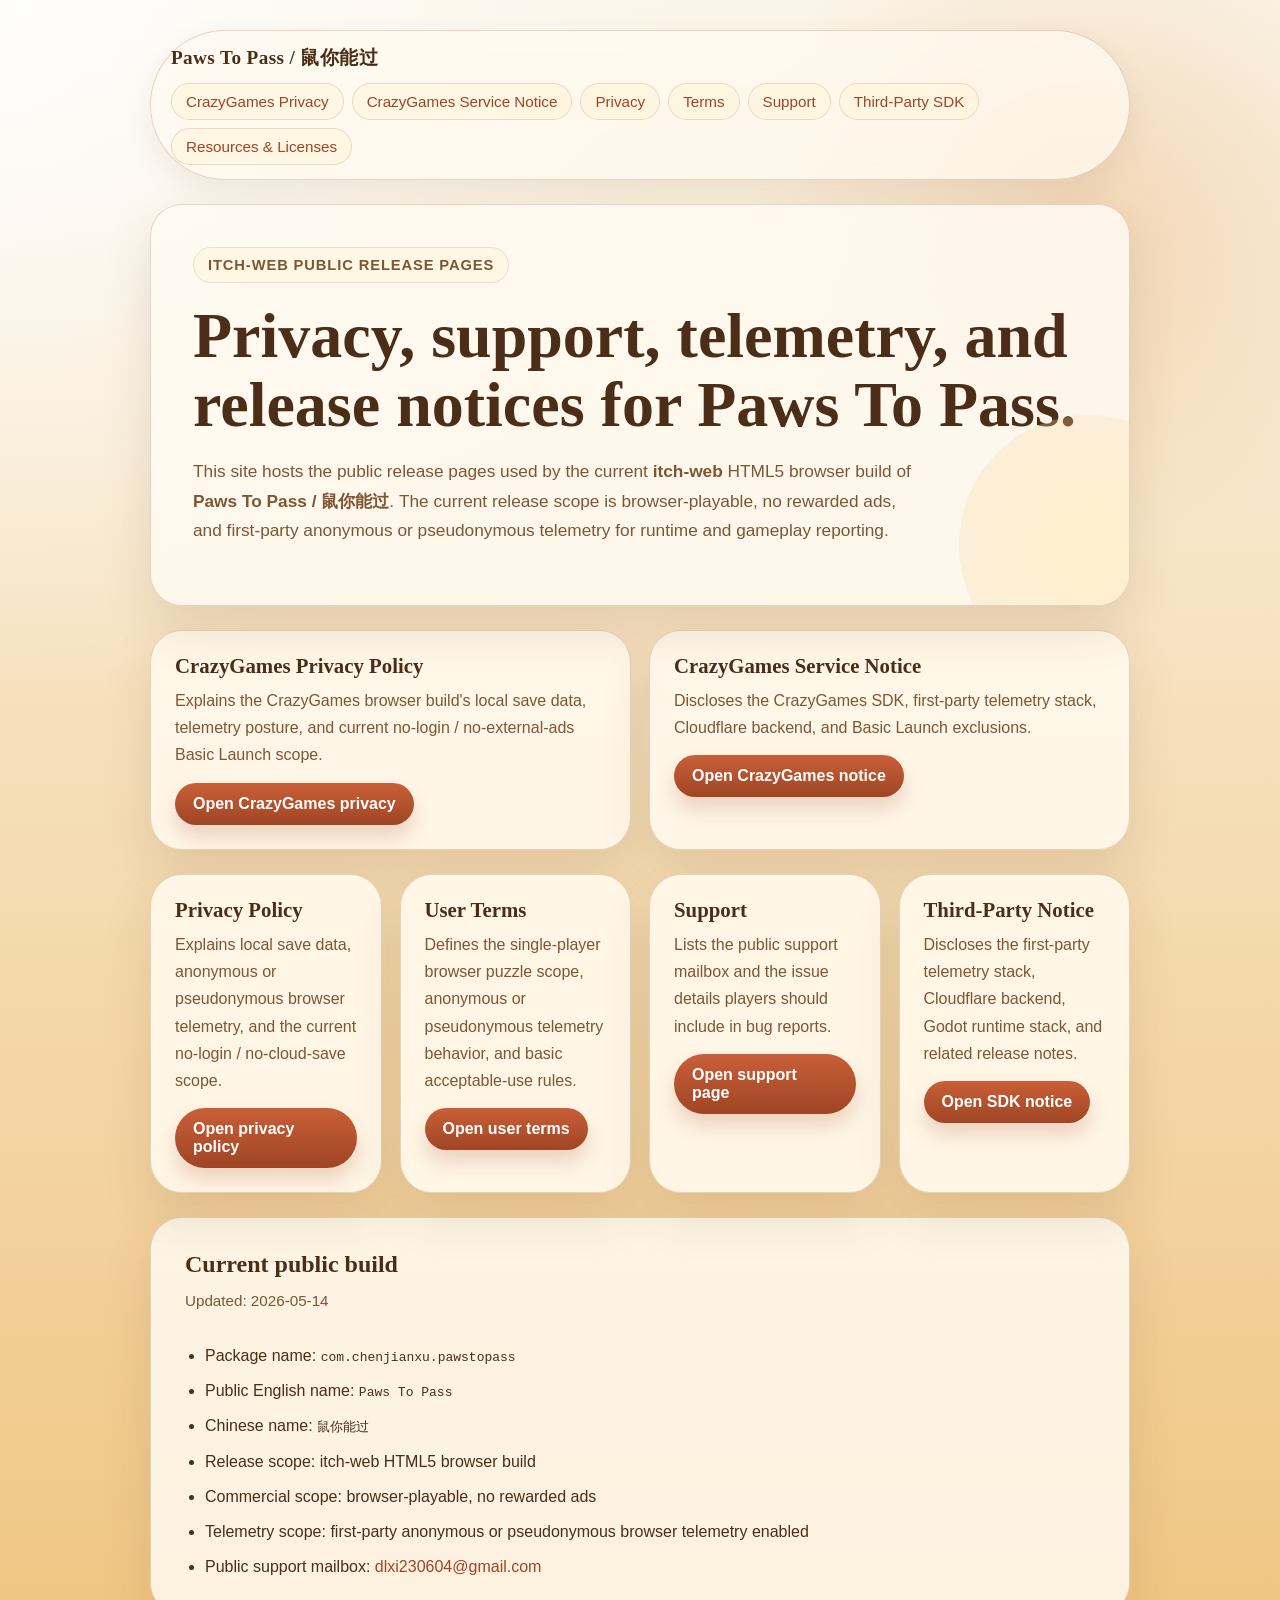
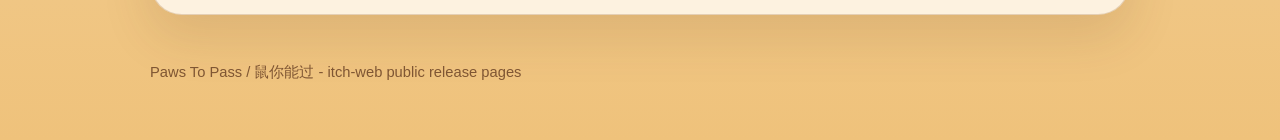
<file: index.html>
﻿<!doctype html>
<html lang="en">
<head>
  <meta charset="utf-8">
  <meta name="viewport" content="width=device-width, initial-scale=1">
  <title>Paws To Pass - Privacy & Support</title>
  <link rel="stylesheet" href="styles.css">
</head>
<body>
  <main class="page">
    <header class="topbar">
      <div class="brand">Paws To Pass / 鼠你能过</div>
      <nav class="nav">
        <a href="crazygames-privacy-policy.html">CrazyGames Privacy</a>
        <a href="crazygames-third-party-sdk.html">CrazyGames Service Notice</a>
        <a href="privacy-policy.html">Privacy</a>
        <a href="terms.html">Terms</a>
        <a href="support.html">Support</a>
        <a href="third-party-sdk.html">Third-Party SDK</a>
        <a href="resources-licenses.html">Resources & Licenses</a>
      </nav>
    </header>

    <section class="hero">
      <div class="kicker">itch-web public release pages</div>
      <h1>Privacy, support, telemetry, and release notices for Paws To Pass.</h1>
      <p class="lede">This site hosts the public release pages used by the current <strong>itch-web</strong> HTML5 browser build of <strong>Paws To Pass / 鼠你能过</strong>. The current release scope is browser-playable, no rewarded ads, and first-party anonymous or pseudonymous telemetry for runtime and gameplay reporting.</p>
    </section>

    <section class="grid">
      <article class="card">
        <h3>CrazyGames Privacy Policy</h3>
        <p>Explains the CrazyGames browser build's local save data, telemetry posture, and current no-login / no-external-ads Basic Launch scope.</p>
        <a class="button" href="crazygames-privacy-policy.html">Open CrazyGames privacy</a>
      </article>
      <article class="card">
        <h3>CrazyGames Service Notice</h3>
        <p>Discloses the CrazyGames SDK, first-party telemetry stack, Cloudflare backend, and Basic Launch exclusions.</p>
        <a class="button" href="crazygames-third-party-sdk.html">Open CrazyGames notice</a>
      </article>
    </section>

    <section class="grid">
      <article class="card">
        <h3>Privacy Policy</h3>
        <p>Explains local save data, anonymous or pseudonymous browser telemetry, and the current no-login / no-cloud-save scope.</p>
        <a class="button" href="privacy-policy.html">Open privacy policy</a>
      </article>
      <article class="card">
        <h3>User Terms</h3>
        <p>Defines the single-player browser puzzle scope, anonymous or pseudonymous telemetry behavior, and basic acceptable-use rules.</p>
        <a class="button" href="terms.html">Open user terms</a>
      </article>
      <article class="card">
        <h3>Support</h3>
        <p>Lists the public support mailbox and the issue details players should include in bug reports.</p>
        <a class="button" href="support.html">Open support page</a>
      </article>
      <article class="card">
        <h3>Third-Party Notice</h3>
        <p>Discloses the first-party telemetry stack, Cloudflare backend, Godot runtime stack, and related release notes.</p>
        <a class="button" href="third-party-sdk.html">Open SDK notice</a>
      </article>
    </section>

    <article class="article">
      <h2>Current public build</h2>
      <p class="meta">Updated: 2026-05-14</p>
      <div class="section">
        <ul>
          <li>Package name: <code>com.chenjianxu.pawstopass</code></li>
          <li>Public English name: <code>Paws To Pass</code></li>
          <li>Chinese name: <code>鼠你能过</code></li>
          <li>Release scope: itch-web HTML5 browser build</li>
          <li>Commercial scope: browser-playable, no rewarded ads</li>
          <li>Telemetry scope: first-party anonymous or pseudonymous browser telemetry enabled</li>
          <li>Public support mailbox: <a href="mailto:dlxi230604@gmail.com">dlxi230604@gmail.com</a></li>
        </ul>
      </div>
    </article>

    <footer class="footer">Paws To Pass / 鼠你能过 - itch-web public release pages</footer>
  </main>
</body>
</html>
</file>
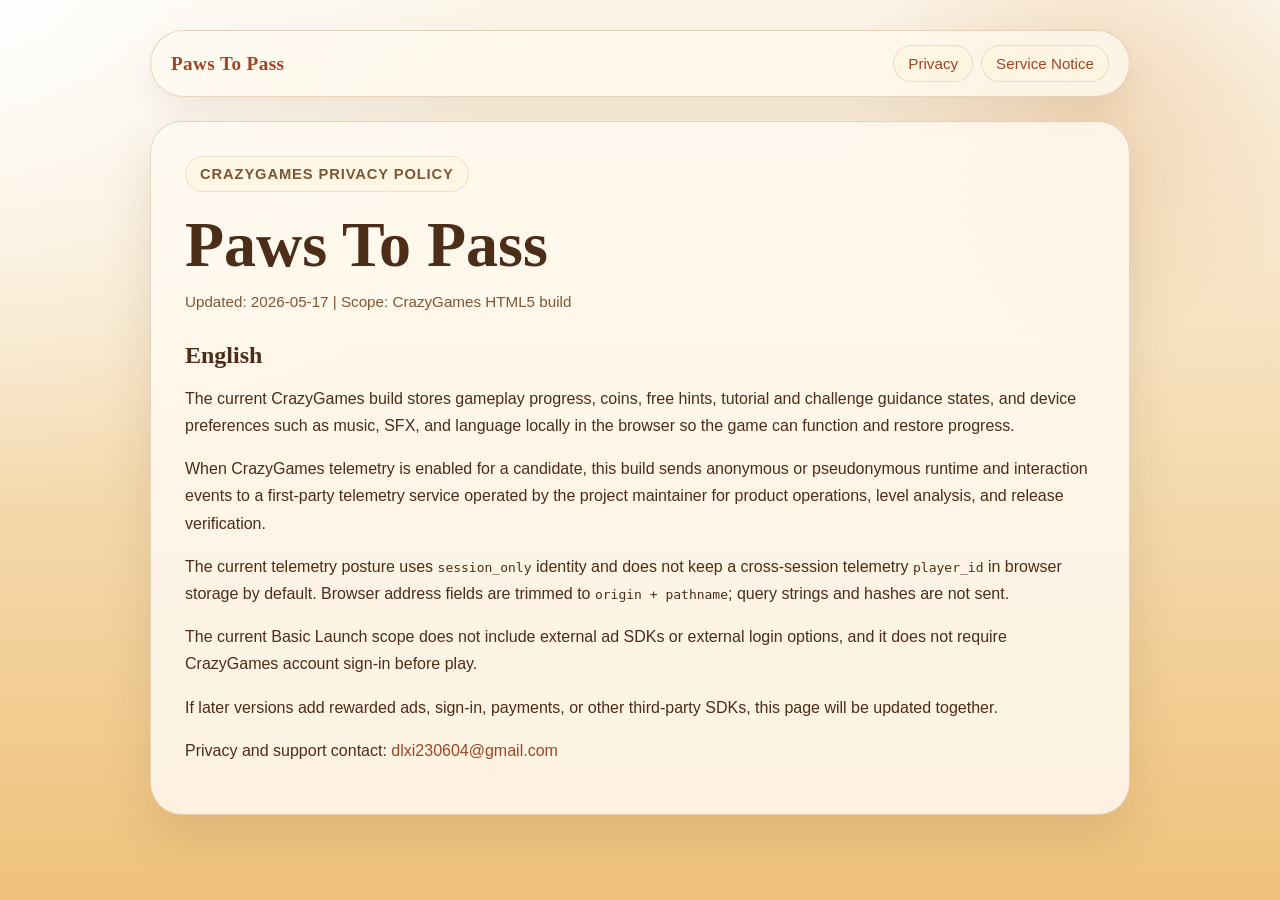
<file: crazygames-privacy-policy.html>
<!doctype html>
<html lang="en">
<head>
  <meta charset="utf-8">
  <meta name="viewport" content="width=device-width, initial-scale=1">
  <title>Paws To Pass - CrazyGames Privacy Policy</title>
  <link rel="stylesheet" href="styles.css">
</head>
<body>
  <main class="page">
    <header class="topbar">
      <div class="brand"><a href="index.html">Paws To Pass</a></div>
      <nav class="nav">
        <a href="crazygames-privacy-policy.html">Privacy</a>
        <a href="crazygames-third-party-sdk.html">Service Notice</a>
      </nav>
    </header>
    <article class="article">
      <div class="kicker">CrazyGames Privacy Policy</div>
      <h1>Paws To Pass</h1>
      <p class="meta">Updated: 2026-05-17 | Scope: CrazyGames HTML5 build</p>

      <section class="section">
        <h2>English</h2>
        <p>The current CrazyGames build stores gameplay progress, coins, free hints, tutorial and challenge guidance states, and device preferences such as music, SFX, and language locally in the browser so the game can function and restore progress.</p>
        <p>When CrazyGames telemetry is enabled for a candidate, this build sends anonymous or pseudonymous runtime and interaction events to a first-party telemetry service operated by the project maintainer for product operations, level analysis, and release verification.</p>
        <p>The current telemetry posture uses <code>session_only</code> identity and does not keep a cross-session telemetry <code>player_id</code> in browser storage by default. Browser address fields are trimmed to <code>origin + pathname</code>; query strings and hashes are not sent.</p>
        <p>The current Basic Launch scope does not include external ad SDKs or external login options, and it does not require CrazyGames account sign-in before play.</p>
        <p>If later versions add rewarded ads, sign-in, payments, or other third-party SDKs, this page will be updated together.</p>
        <p>Privacy and support contact: <a href="mailto:dlxi230604@gmail.com">dlxi230604@gmail.com</a></p>
      </section>
    </article>
  </main>
</body>
</html>
</file>
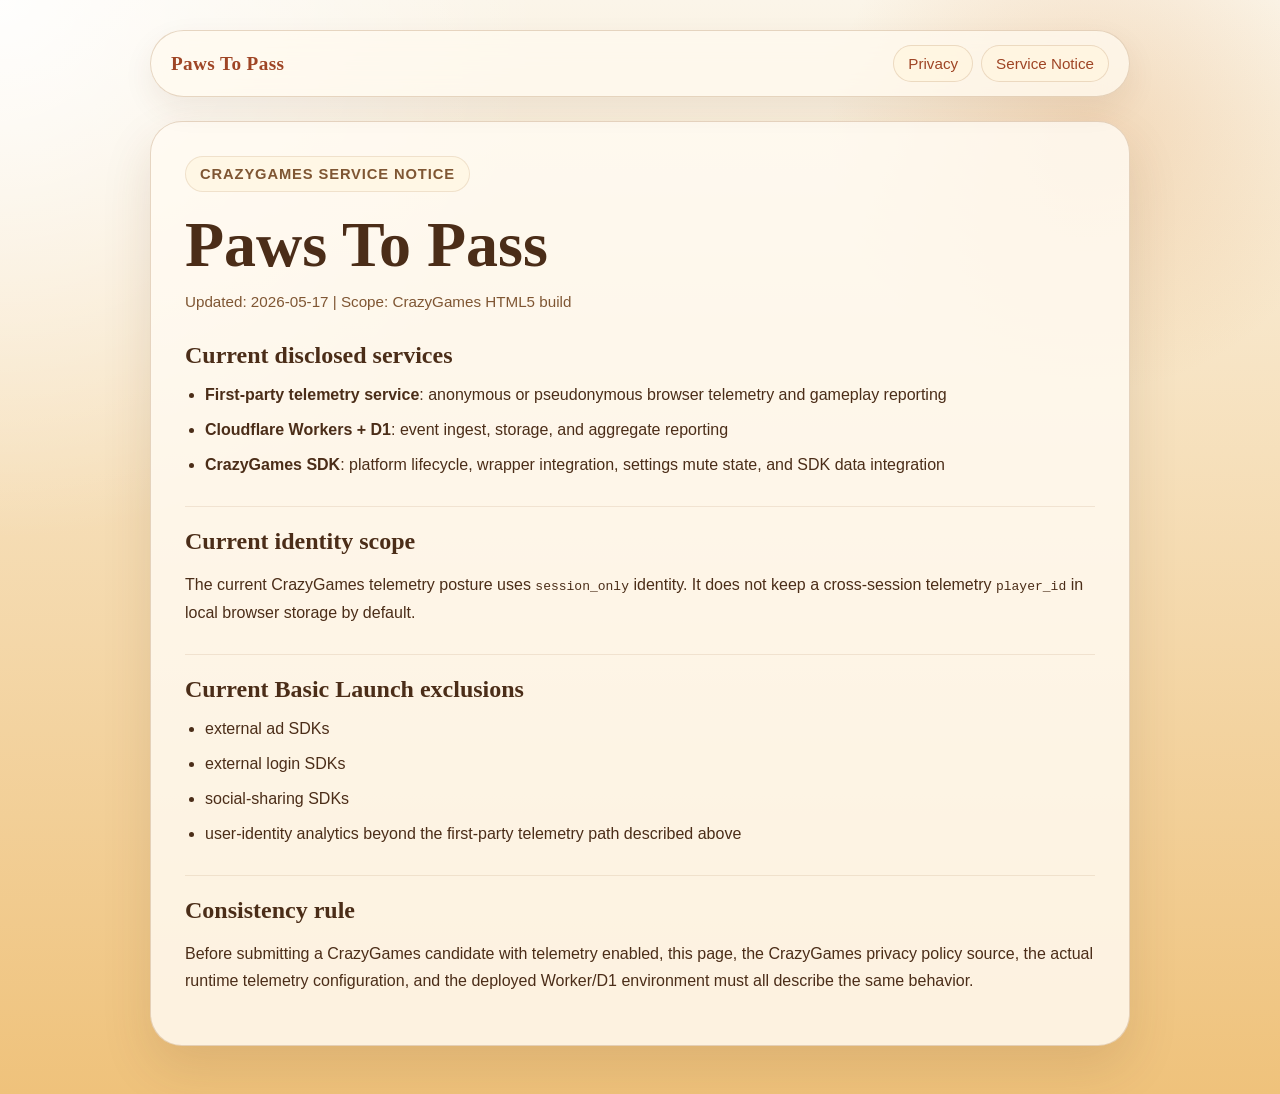
<file: crazygames-third-party-sdk.html>
<!doctype html>
<html lang="en">
<head>
  <meta charset="utf-8">
  <meta name="viewport" content="width=device-width, initial-scale=1">
  <title>Paws To Pass - CrazyGames Service Notice</title>
  <link rel="stylesheet" href="styles.css">
</head>
<body>
  <main class="page">
    <header class="topbar">
      <div class="brand"><a href="index.html">Paws To Pass</a></div>
      <nav class="nav">
        <a href="crazygames-privacy-policy.html">Privacy</a>
        <a href="crazygames-third-party-sdk.html">Service Notice</a>
      </nav>
    </header>
    <article class="article">
      <div class="kicker">CrazyGames Service Notice</div>
      <h1>Paws To Pass</h1>
      <p class="meta">Updated: 2026-05-17 | Scope: CrazyGames HTML5 build</p>

      <section class="section">
        <h2>Current disclosed services</h2>
        <ul>
          <li><strong>First-party telemetry service</strong>: anonymous or pseudonymous browser telemetry and gameplay reporting</li>
          <li><strong>Cloudflare Workers + D1</strong>: event ingest, storage, and aggregate reporting</li>
          <li><strong>CrazyGames SDK</strong>: platform lifecycle, wrapper integration, settings mute state, and SDK data integration</li>
        </ul>
      </section>

      <section class="section">
        <h2>Current identity scope</h2>
        <p>The current CrazyGames telemetry posture uses <code>session_only</code> identity. It does not keep a cross-session telemetry <code>player_id</code> in local browser storage by default.</p>
      </section>

      <section class="section">
        <h2>Current Basic Launch exclusions</h2>
        <ul>
          <li>external ad SDKs</li>
          <li>external login SDKs</li>
          <li>social-sharing SDKs</li>
          <li>user-identity analytics beyond the first-party telemetry path described above</li>
        </ul>
      </section>

      <section class="section">
        <h2>Consistency rule</h2>
        <p>Before submitting a CrazyGames candidate with telemetry enabled, this page, the CrazyGames privacy policy source, the actual runtime telemetry configuration, and the deployed Worker/D1 environment must all describe the same behavior.</p>
      </section>
    </article>
  </main>
</body>
</html>
</file>
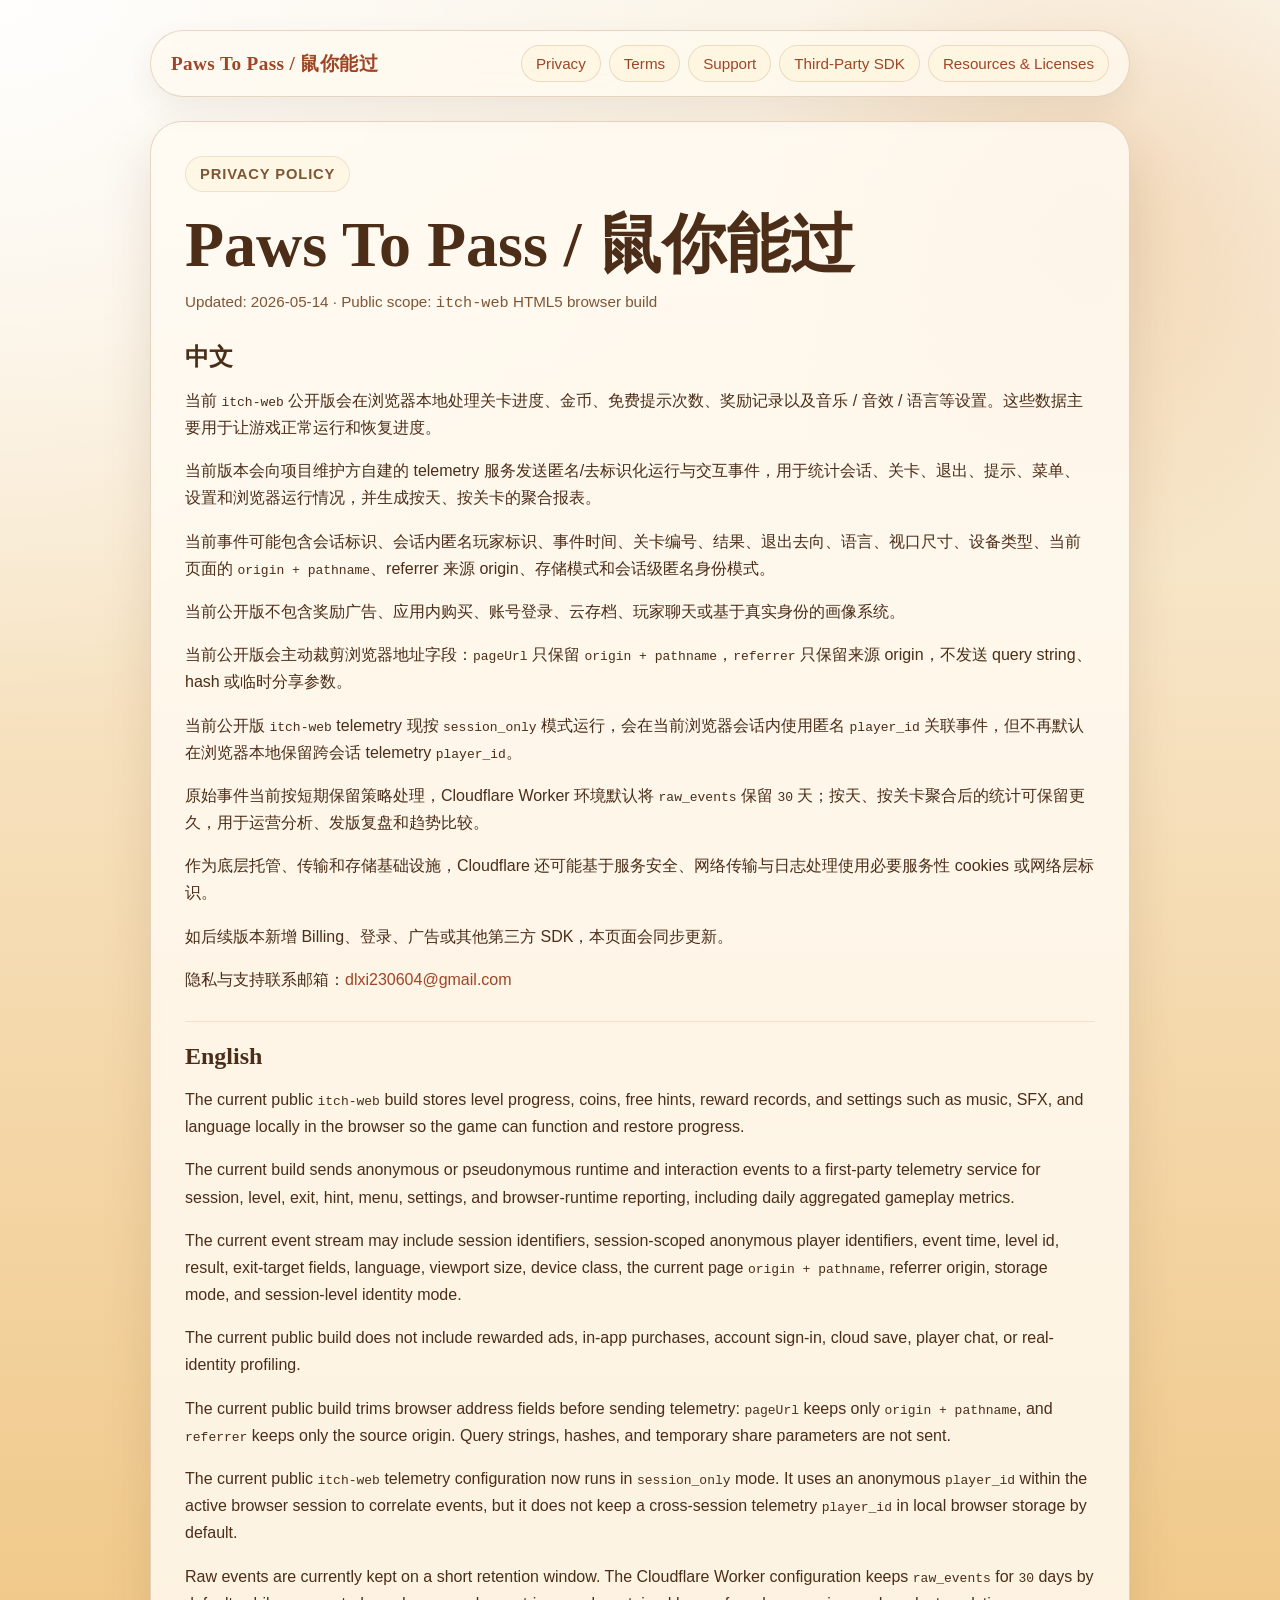
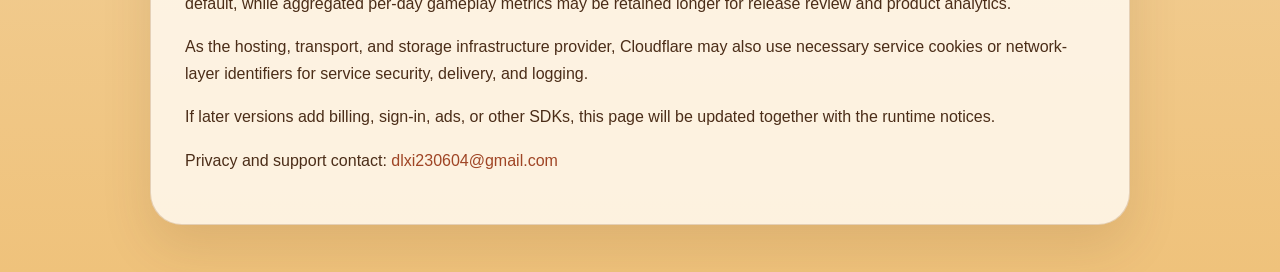
<file: privacy-policy.html>
﻿<!doctype html>
<html lang="en">
<head>
  <meta charset="utf-8">
  <meta name="viewport" content="width=device-width, initial-scale=1">
  <title>Paws To Pass - Privacy Policy</title>
  <link rel="stylesheet" href="styles.css">
</head>
<body>
  <main class="page">
    <header class="topbar">
      <div class="brand"><a href="index.html">Paws To Pass / 鼠你能过</a></div>
      <nav class="nav">
        <a href="privacy-policy.html">Privacy</a>
        <a href="terms.html">Terms</a>
        <a href="support.html">Support</a>
        <a href="third-party-sdk.html">Third-Party SDK</a>
        <a href="resources-licenses.html">Resources & Licenses</a>
      </nav>
    </header>
    <article class="article">
      <div class="kicker">Privacy Policy</div>
      <h1>Paws To Pass / 鼠你能过</h1>
      <p class="meta">Updated: 2026-05-14 · Public scope: <code>itch-web</code> HTML5 browser build</p>

      <section class="section">
        <h2>中文</h2>
        <p>当前 <code>itch-web</code> 公开版会在浏览器本地处理关卡进度、金币、免费提示次数、奖励记录以及音乐 / 音效 / 语言等设置。这些数据主要用于让游戏正常运行和恢复进度。</p>
        <p>当前版本会向项目维护方自建的 telemetry 服务发送匿名/去标识化运行与交互事件，用于统计会话、关卡、退出、提示、菜单、设置和浏览器运行情况，并生成按天、按关卡的聚合报表。</p>
        <p>当前事件可能包含会话标识、会话内匿名玩家标识、事件时间、关卡编号、结果、退出去向、语言、视口尺寸、设备类型、当前页面的 <code>origin + pathname</code>、referrer 来源 origin、存储模式和会话级匿名身份模式。</p>
        <p>当前公开版不包含奖励广告、应用内购买、账号登录、云存档、玩家聊天或基于真实身份的画像系统。</p>
        <p>当前公开版会主动裁剪浏览器地址字段：<code>pageUrl</code> 只保留 <code>origin + pathname</code>，<code>referrer</code> 只保留来源 origin，不发送 query string、hash 或临时分享参数。</p>
        <p>当前公开版 <code>itch-web</code> telemetry 现按 <code>session_only</code> 模式运行，会在当前浏览器会话内使用匿名 <code>player_id</code> 关联事件，但不再默认在浏览器本地保留跨会话 telemetry <code>player_id</code>。</p>
        <p>原始事件当前按短期保留策略处理，Cloudflare Worker 环境默认将 <code>raw_events</code> 保留 <code>30</code> 天；按天、按关卡聚合后的统计可保留更久，用于运营分析、发版复盘和趋势比较。</p>
        <p>作为底层托管、传输和存储基础设施，Cloudflare 还可能基于服务安全、网络传输与日志处理使用必要服务性 cookies 或网络层标识。</p>
        <p>如后续版本新增 Billing、登录、广告或其他第三方 SDK，本页面会同步更新。</p>
        <p>隐私与支持联系邮箱：<a href="mailto:dlxi230604@gmail.com">dlxi230604@gmail.com</a></p>
      </section>

      <section class="section">
        <h2>English</h2>
        <p>The current public <code>itch-web</code> build stores level progress, coins, free hints, reward records, and settings such as music, SFX, and language locally in the browser so the game can function and restore progress.</p>
        <p>The current build sends anonymous or pseudonymous runtime and interaction events to a first-party telemetry service for session, level, exit, hint, menu, settings, and browser-runtime reporting, including daily aggregated gameplay metrics.</p>
        <p>The current event stream may include session identifiers, session-scoped anonymous player identifiers, event time, level id, result, exit-target fields, language, viewport size, device class, the current page <code>origin + pathname</code>, referrer origin, storage mode, and session-level identity mode.</p>
        <p>The current public build does not include rewarded ads, in-app purchases, account sign-in, cloud save, player chat, or real-identity profiling.</p>
        <p>The current public build trims browser address fields before sending telemetry: <code>pageUrl</code> keeps only <code>origin + pathname</code>, and <code>referrer</code> keeps only the source origin. Query strings, hashes, and temporary share parameters are not sent.</p>
        <p>The current public <code>itch-web</code> telemetry configuration now runs in <code>session_only</code> mode. It uses an anonymous <code>player_id</code> within the active browser session to correlate events, but it does not keep a cross-session telemetry <code>player_id</code> in local browser storage by default.</p>
        <p>Raw events are currently kept on a short retention window. The Cloudflare Worker configuration keeps <code>raw_events</code> for <code>30</code> days by default, while aggregated per-day gameplay metrics may be retained longer for release review and product analytics.</p>
        <p>As the hosting, transport, and storage infrastructure provider, Cloudflare may also use necessary service cookies or network-layer identifiers for service security, delivery, and logging.</p>
        <p>If later versions add billing, sign-in, ads, or other SDKs, this page will be updated together with the runtime notices.</p>
        <p>Privacy and support contact: <a href="mailto:dlxi230604@gmail.com">dlxi230604@gmail.com</a></p>
      </section>
    </article>
  </main>
</body>
</html>
</file>
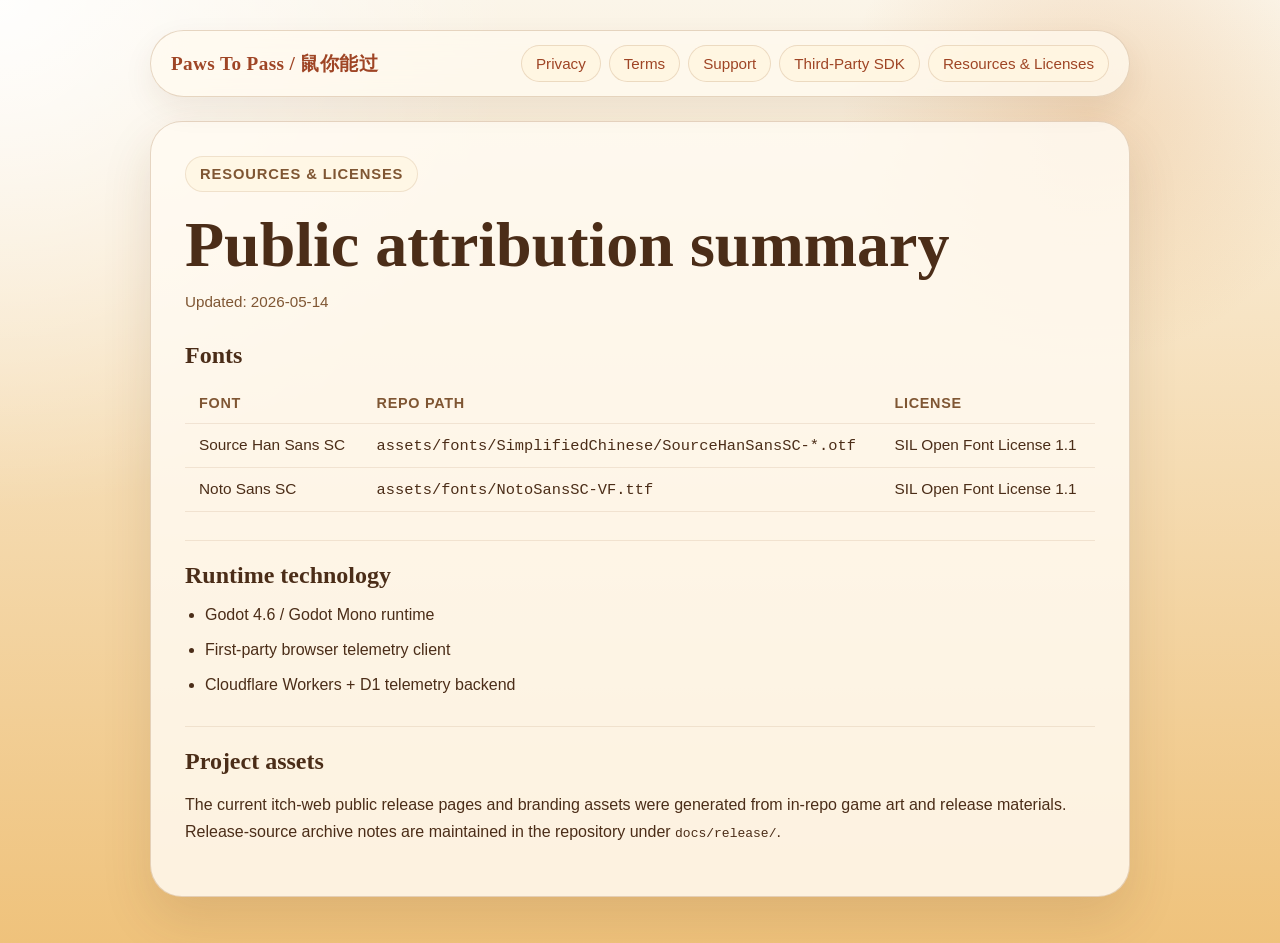
<file: resources-licenses.html>
﻿<!doctype html>
<html lang="en">
<head>
  <meta charset="utf-8">
  <meta name="viewport" content="width=device-width, initial-scale=1">
  <title>Paws To Pass - Resources & Licenses</title>
  <link rel="stylesheet" href="styles.css">
</head>
<body>
  <main class="page">
    <header class="topbar">
      <div class="brand"><a href="index.html">Paws To Pass / 鼠你能过</a></div>
      <nav class="nav">
        <a href="privacy-policy.html">Privacy</a>
        <a href="terms.html">Terms</a>
        <a href="support.html">Support</a>
        <a href="third-party-sdk.html">Third-Party SDK</a>
        <a href="resources-licenses.html">Resources & Licenses</a>
      </nav>
    </header>
    <article class="article">
      <div class="kicker">Resources & Licenses</div>
      <h1>Public attribution summary</h1>
      <p class="meta">Updated: 2026-05-14</p>

      <section class="section">
        <h2>Fonts</h2>
        <div class="table-wrap">
          <table>
            <thead><tr><th>Font</th><th>Repo path</th><th>License</th></tr></thead>
            <tbody>
              <tr><td>Source Han Sans SC</td><td><code>assets/fonts/SimplifiedChinese/SourceHanSansSC-*.otf</code></td><td>SIL Open Font License 1.1</td></tr>
              <tr><td>Noto Sans SC</td><td><code>assets/fonts/NotoSansSC-VF.ttf</code></td><td>SIL Open Font License 1.1</td></tr>
            </tbody>
          </table>
        </div>
      </section>

      <section class="section">
        <h2>Runtime technology</h2>
        <ul>
          <li>Godot 4.6 / Godot Mono runtime</li>
          <li>First-party browser telemetry client</li>
          <li>Cloudflare Workers + D1 telemetry backend</li>
        </ul>
      </section>

      <section class="section">
        <h2>Project assets</h2>
        <p>The current itch-web public release pages and branding assets were generated from in-repo game art and release materials. Release-source archive notes are maintained in the repository under <code>docs/release/</code>.</p>
      </section>
    </article>
  </main>
</body>
</html>
</file>
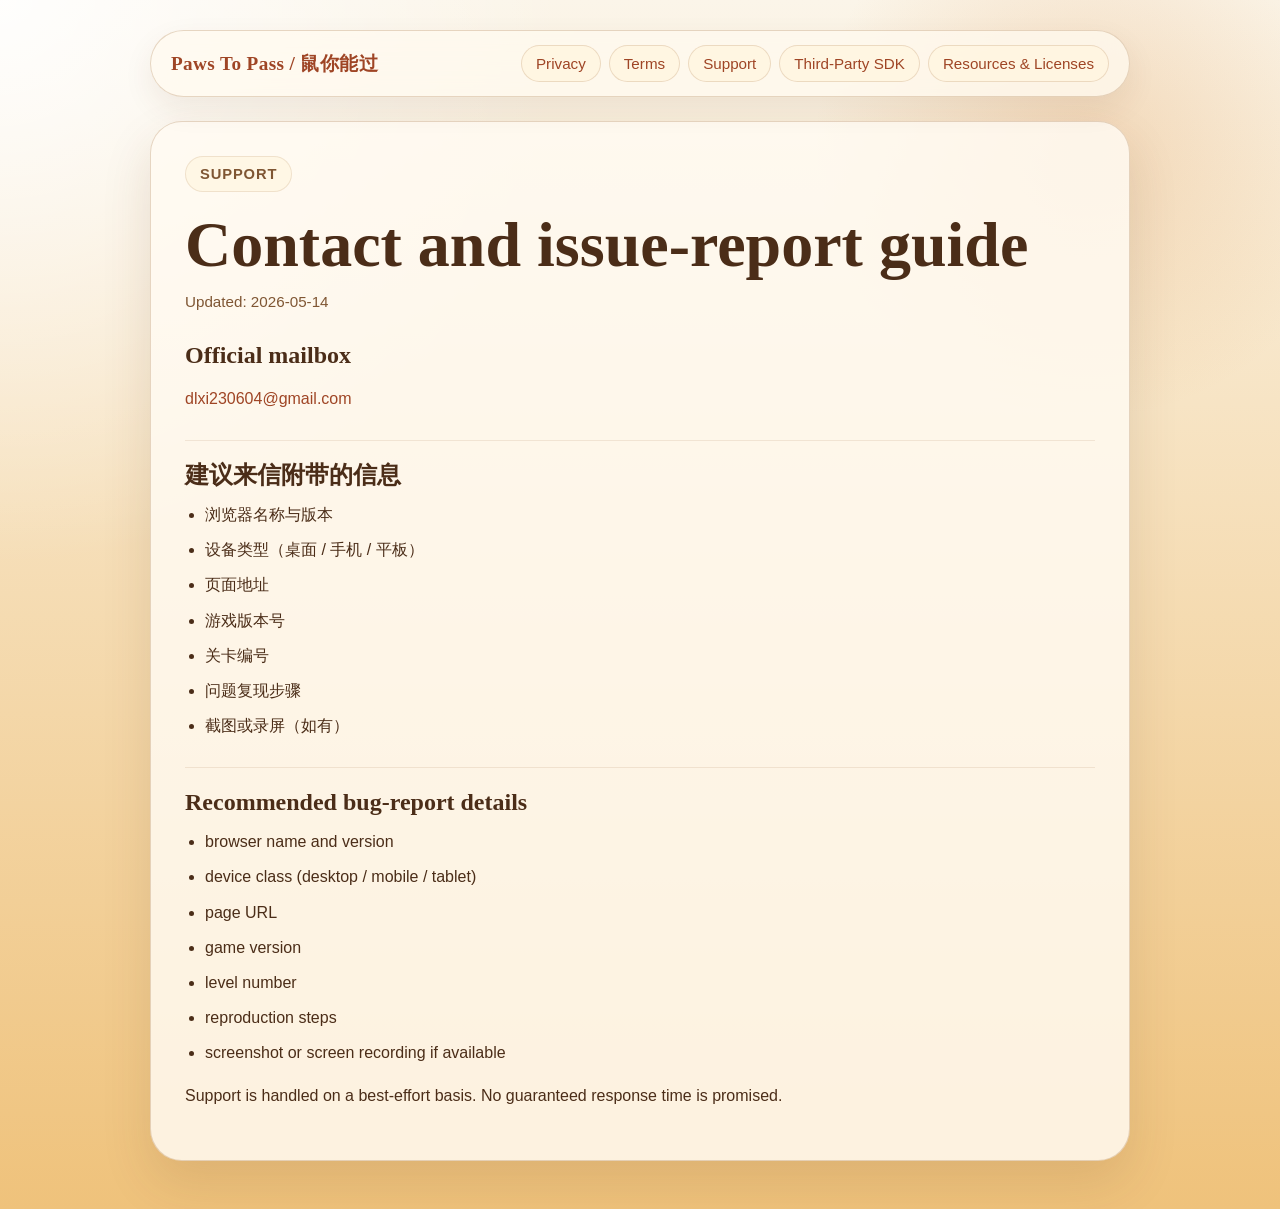
<file: support.html>
﻿<!doctype html>
<html lang="en">
<head>
  <meta charset="utf-8">
  <meta name="viewport" content="width=device-width, initial-scale=1">
  <title>Paws To Pass - Support</title>
  <link rel="stylesheet" href="styles.css">
</head>
<body>
  <main class="page">
    <header class="topbar">
      <div class="brand"><a href="index.html">Paws To Pass / 鼠你能过</a></div>
      <nav class="nav">
        <a href="privacy-policy.html">Privacy</a>
        <a href="terms.html">Terms</a>
        <a href="support.html">Support</a>
        <a href="third-party-sdk.html">Third-Party SDK</a>
        <a href="resources-licenses.html">Resources & Licenses</a>
      </nav>
    </header>
    <article class="article">
      <div class="kicker">Support</div>
      <h1>Contact and issue-report guide</h1>
      <p class="meta">Updated: 2026-05-14</p>

      <section class="section">
        <h2>Official mailbox</h2>
        <p><a href="mailto:dlxi230604@gmail.com">dlxi230604@gmail.com</a></p>
      </section>

      <section class="section">
        <h2>建议来信附带的信息</h2>
        <ul>
          <li>浏览器名称与版本</li>
          <li>设备类型（桌面 / 手机 / 平板）</li>
          <li>页面地址</li>
          <li>游戏版本号</li>
          <li>关卡编号</li>
          <li>问题复现步骤</li>
          <li>截图或录屏（如有）</li>
        </ul>
      </section>

      <section class="section">
        <h2>Recommended bug-report details</h2>
        <ul>
          <li>browser name and version</li>
          <li>device class (desktop / mobile / tablet)</li>
          <li>page URL</li>
          <li>game version</li>
          <li>level number</li>
          <li>reproduction steps</li>
          <li>screenshot or screen recording if available</li>
        </ul>
        <p>Support is handled on a best-effort basis. No guaranteed response time is promised.</p>
      </section>
    </article>
  </main>
</body>
</html>
</file>
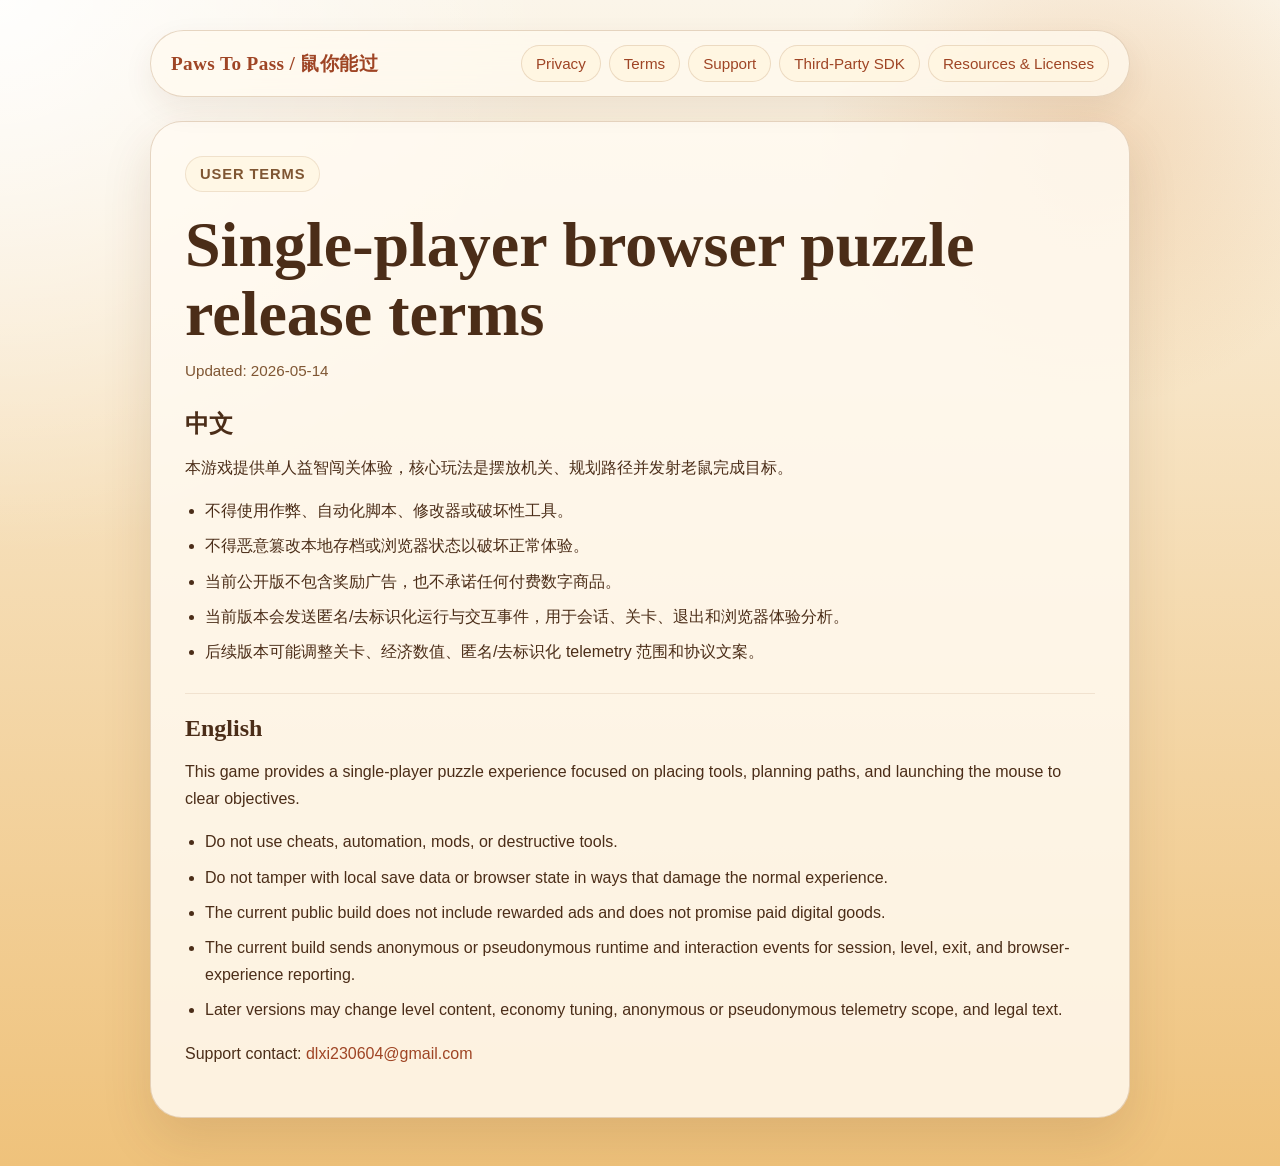
<file: terms.html>
﻿<!doctype html>
<html lang="en">
<head>
  <meta charset="utf-8">
  <meta name="viewport" content="width=device-width, initial-scale=1">
  <title>Paws To Pass - User Terms</title>
  <link rel="stylesheet" href="styles.css">
</head>
<body>
  <main class="page">
    <header class="topbar">
      <div class="brand"><a href="index.html">Paws To Pass / 鼠你能过</a></div>
      <nav class="nav">
        <a href="privacy-policy.html">Privacy</a>
        <a href="terms.html">Terms</a>
        <a href="support.html">Support</a>
        <a href="third-party-sdk.html">Third-Party SDK</a>
        <a href="resources-licenses.html">Resources & Licenses</a>
      </nav>
    </header>
    <article class="article">
      <div class="kicker">User Terms</div>
      <h1>Single-player browser puzzle release terms</h1>
      <p class="meta">Updated: 2026-05-14</p>

      <section class="section">
        <h2>中文</h2>
        <p>本游戏提供单人益智闯关体验，核心玩法是摆放机关、规划路径并发射老鼠完成目标。</p>
        <ul>
          <li>不得使用作弊、自动化脚本、修改器或破坏性工具。</li>
          <li>不得恶意篡改本地存档或浏览器状态以破坏正常体验。</li>
          <li>当前公开版不包含奖励广告，也不承诺任何付费数字商品。</li>
          <li>当前版本会发送匿名/去标识化运行与交互事件，用于会话、关卡、退出和浏览器体验分析。</li>
          <li>后续版本可能调整关卡、经济数值、匿名/去标识化 telemetry 范围和协议文案。</li>
        </ul>
      </section>

      <section class="section">
        <h2>English</h2>
        <p>This game provides a single-player puzzle experience focused on placing tools, planning paths, and launching the mouse to clear objectives.</p>
        <ul>
          <li>Do not use cheats, automation, mods, or destructive tools.</li>
          <li>Do not tamper with local save data or browser state in ways that damage the normal experience.</li>
          <li>The current public build does not include rewarded ads and does not promise paid digital goods.</li>
          <li>The current build sends anonymous or pseudonymous runtime and interaction events for session, level, exit, and browser-experience reporting.</li>
          <li>Later versions may change level content, economy tuning, anonymous or pseudonymous telemetry scope, and legal text.</li>
        </ul>
        <p>Support contact: <a href="mailto:dlxi230604@gmail.com">dlxi230604@gmail.com</a></p>
      </section>
    </article>
  </main>
</body>
</html>
</file>
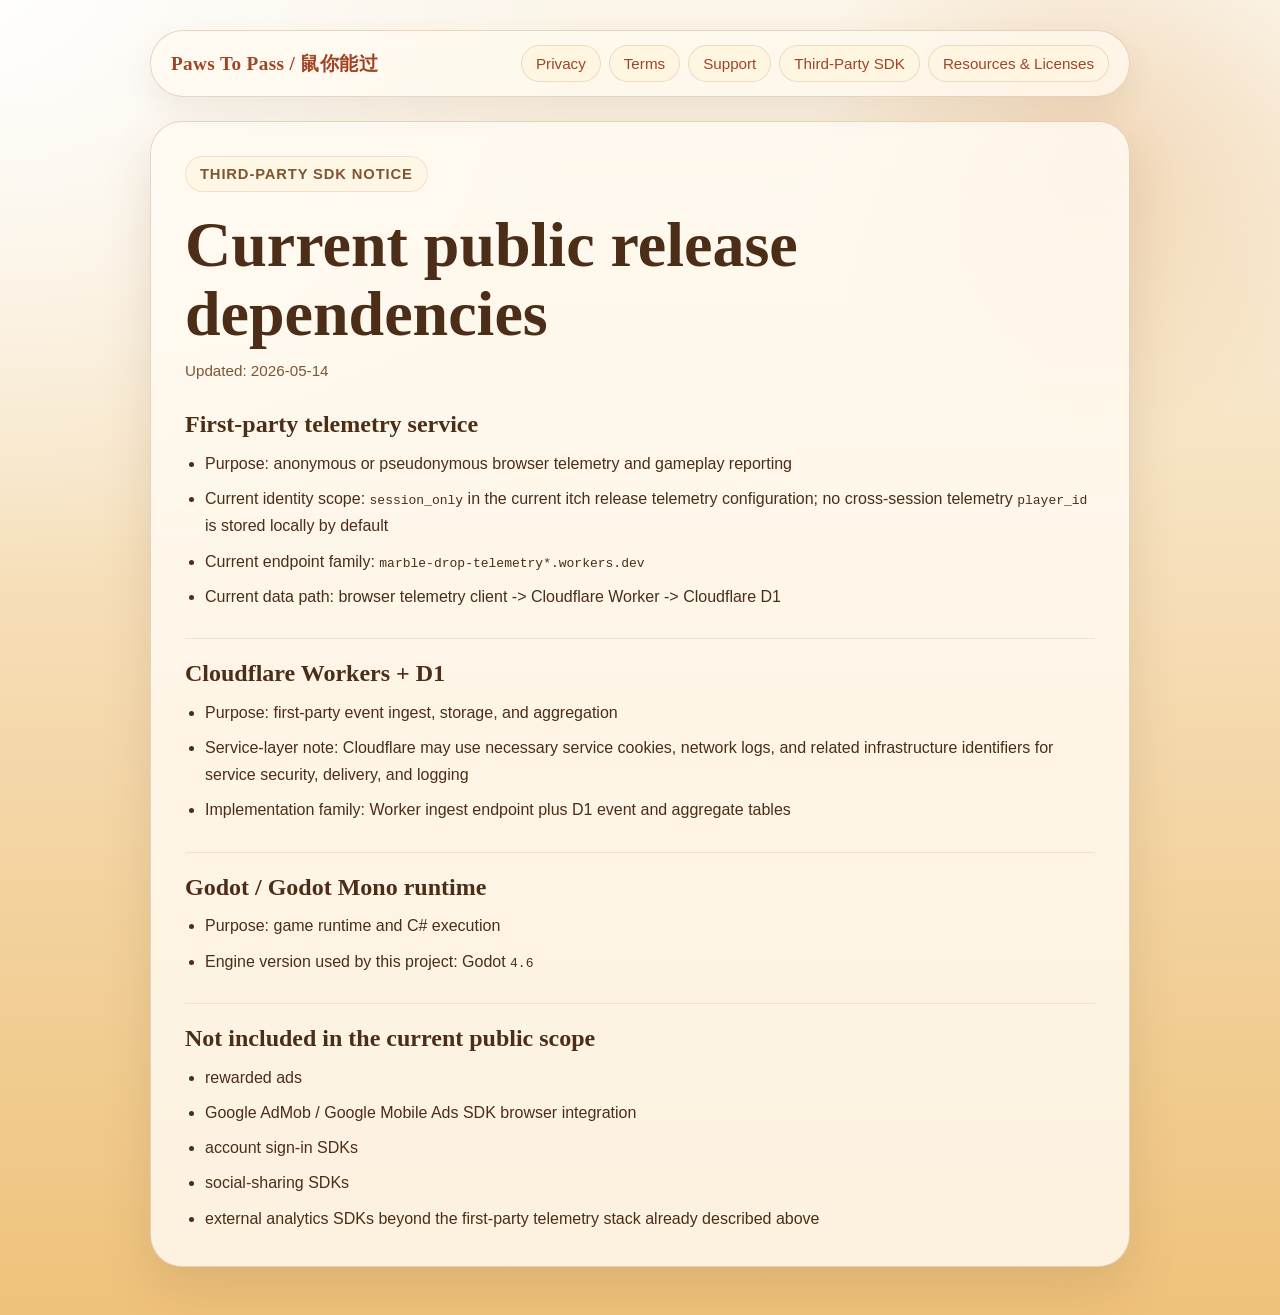
<file: third-party-sdk.html>
﻿<!doctype html>
<html lang="en">
<head>
  <meta charset="utf-8">
  <meta name="viewport" content="width=device-width, initial-scale=1">
  <title>Paws To Pass - Third-Party SDK Notice</title>
  <link rel="stylesheet" href="styles.css">
</head>
<body>
  <main class="page">
    <header class="topbar">
      <div class="brand"><a href="index.html">Paws To Pass / 鼠你能过</a></div>
      <nav class="nav">
        <a href="privacy-policy.html">Privacy</a>
        <a href="terms.html">Terms</a>
        <a href="support.html">Support</a>
        <a href="third-party-sdk.html">Third-Party SDK</a>
        <a href="resources-licenses.html">Resources & Licenses</a>
      </nav>
    </header>
    <article class="article">
      <div class="kicker">Third-Party SDK Notice</div>
      <h1>Current public release dependencies</h1>
      <p class="meta">Updated: 2026-05-14</p>

      <section class="section">
        <h2>First-party telemetry service</h2>
        <ul>
          <li>Purpose: anonymous or pseudonymous browser telemetry and gameplay reporting</li>
          <li>Current identity scope: <code>session_only</code> in the current itch release telemetry configuration; no cross-session telemetry <code>player_id</code> is stored locally by default</li>
          <li>Current endpoint family: <code>marble-drop-telemetry*.workers.dev</code></li>
          <li>Current data path: browser telemetry client -> Cloudflare Worker -> Cloudflare D1</li>
        </ul>
      </section>

      <section class="section">
        <h2>Cloudflare Workers + D1</h2>
        <ul>
          <li>Purpose: first-party event ingest, storage, and aggregation</li>
          <li>Service-layer note: Cloudflare may use necessary service cookies, network logs, and related infrastructure identifiers for service security, delivery, and logging</li>
          <li>Implementation family: Worker ingest endpoint plus D1 event and aggregate tables</li>
        </ul>
      </section>

      <section class="section">
        <h2>Godot / Godot Mono runtime</h2>
        <ul>
          <li>Purpose: game runtime and C# execution</li>
          <li>Engine version used by this project: Godot <code>4.6</code></li>
        </ul>
      </section>

      <section class="section">
        <h2>Not included in the current public scope</h2>
        <ul>
          <li>rewarded ads</li>
          <li>Google AdMob / Google Mobile Ads SDK browser integration</li>
          <li>account sign-in SDKs</li>
          <li>social-sharing SDKs</li>
          <li>external analytics SDKs beyond the first-party telemetry stack already described above</li>
        </ul>
      </section>
    </article>
  </main>
</body>
</html>
</file>
<file: styles.css>
﻿:root {
  --bg-cream: #fbf5e9;
  --bg-amber: #efc27b;
  --panel: rgba(255, 251, 242, 0.84);
  --panel-strong: rgba(255, 248, 234, 0.94);
  --line: rgba(151, 95, 43, 0.24);
  --text: #4b2d18;
  --muted: #7f5633;
  --accent: #c95f38;
  --accent-deep: #9f4525;
  --gold: #f6c757;
  --shadow: 0 22px 50px rgba(89, 53, 25, 0.13);
  --radius-xl: 32px;
  --radius-lg: 24px;
  --radius-md: 18px;
  --content: 980px;
}

* { box-sizing: border-box; }
html { scroll-behavior: smooth; }
body {
  margin: 0;
  font-family: "Trebuchet MS", "Noto Sans SC", "Source Han Sans SC", sans-serif;
  color: var(--text);
  background:
    radial-gradient(circle at top left, rgba(255,255,255,0.9), transparent 32%),
    radial-gradient(circle at 85% 12%, rgba(219,141,67,0.24), transparent 18%),
    linear-gradient(180deg, var(--bg-cream), var(--bg-amber));
  min-height: 100vh;
}

a { color: var(--accent-deep); text-decoration: none; }
a:hover { text-decoration: underline; }

.page {
  width: min(calc(100% - 32px), var(--content));
  margin: 0 auto;
  padding: 22px 0 48px;
}

.topbar {
  display: flex;
  flex-wrap: wrap;
  gap: 12px;
  justify-content: space-between;
  align-items: center;
  padding: 14px 20px;
  margin-top: 8px;
  border: 1px solid var(--line);
  border-radius: 999px;
  background: rgba(255, 250, 239, 0.76);
  backdrop-filter: blur(16px);
  box-shadow: 0 12px 30px rgba(89, 53, 25, 0.08);
}

.brand {
  font-family: Georgia, "Source Han Serif SC", "Songti SC", serif;
  font-size: 1.2rem;
  font-weight: 700;
  letter-spacing: 0.02em;
}

.nav {
  display: flex;
  flex-wrap: wrap;
  gap: 8px;
}

.nav a {
  padding: 9px 14px;
  border-radius: 999px;
  background: rgba(255, 245, 224, 0.84);
  border: 1px solid rgba(151, 95, 43, 0.18);
  font-size: 0.95rem;
}

.hero,
.card,
.article {
  border: 1px solid var(--line);
  border-radius: var(--radius-xl);
  background: var(--panel);
  box-shadow: var(--shadow);
}

.hero {
  margin-top: 24px;
  padding: 42px;
  position: relative;
  overflow: hidden;
}

.hero::after {
  content: "";
  position: absolute;
  inset: auto -90px -70px auto;
  width: 260px;
  height: 260px;
  background: radial-gradient(circle, rgba(255, 236, 190, 0.7), rgba(223, 145, 66, 0.08));
  border-radius: 50%;
}

.kicker {
  display: inline-flex;
  align-items: center;
  gap: 8px;
  padding: 9px 14px;
  border-radius: 999px;
  background: rgba(255, 247, 228, 0.95);
  border: 1px solid rgba(151, 95, 43, 0.14);
  color: var(--muted);
  font-size: 0.92rem;
  font-weight: 700;
  text-transform: uppercase;
  letter-spacing: 0.06em;
}

h1, h2, h3 {
  margin: 0;
  font-family: Georgia, "Source Han Serif SC", "Songti SC", serif;
  line-height: 1.08;
}

h1 {
  margin-top: 18px;
  font-size: clamp(2.2rem, 5vw, 4.5rem);
}

.hero p,
.article p,
.article li,
.card p { line-height: 1.7; }

.hero .lede {
  max-width: 720px;
  margin-top: 18px;
  color: var(--muted);
  font-size: 1.08rem;
}

.grid {
  display: grid;
  gap: 18px;
  margin-top: 24px;
  grid-template-columns: repeat(auto-fit, minmax(220px, 1fr));
}

.card {
  padding: 24px;
  background: var(--panel-strong);
}

.card h3 { font-size: 1.3rem; margin-bottom: 10px; }
.card p { margin: 0 0 14px; color: var(--muted); }

.button {
  display: inline-flex;
  align-items: center;
  justify-content: center;
  padding: 12px 18px;
  border-radius: 999px;
  background: linear-gradient(180deg, var(--accent), var(--accent-deep));
  color: #fff;
  font-weight: 700;
  box-shadow: 0 12px 20px rgba(159, 69, 37, 0.2);
}

.article {
  margin-top: 24px;
  padding: 34px;
}

.meta {
  margin-top: 10px;
  color: var(--muted);
  font-size: 0.95rem;
}

.section {
  margin-top: 28px;
  padding-top: 22px;
  border-top: 1px solid rgba(151, 95, 43, 0.12);
}

.section:first-of-type {
  border-top: 0;
  padding-top: 0;
}

ul { margin: 12px 0 0 20px; padding: 0; }
li + li { margin-top: 8px; }

.table-wrap {
  overflow-x: auto;
  margin-top: 14px;
}

table {
  width: 100%;
  border-collapse: collapse;
  font-size: 0.96rem;
}

th, td {
  padding: 12px 14px;
  border-bottom: 1px solid rgba(151, 95, 43, 0.12);
  text-align: left;
  vertical-align: top;
}

th {
  color: var(--muted);
  font-size: 0.9rem;
  text-transform: uppercase;
  letter-spacing: 0.05em;
}

.footer {
  margin-top: 28px;
  padding: 20px 0 10px;
  color: var(--muted);
  font-size: 0.92rem;
}

@media (max-width: 720px) {
  .page { width: min(calc(100% - 20px), var(--content)); }
  .hero, .article, .card { padding: 22px; }
  .topbar { border-radius: 24px; }
  .nav { width: 100%; }
  .nav a { flex: 1 1 auto; text-align: center; }
}
</file>
